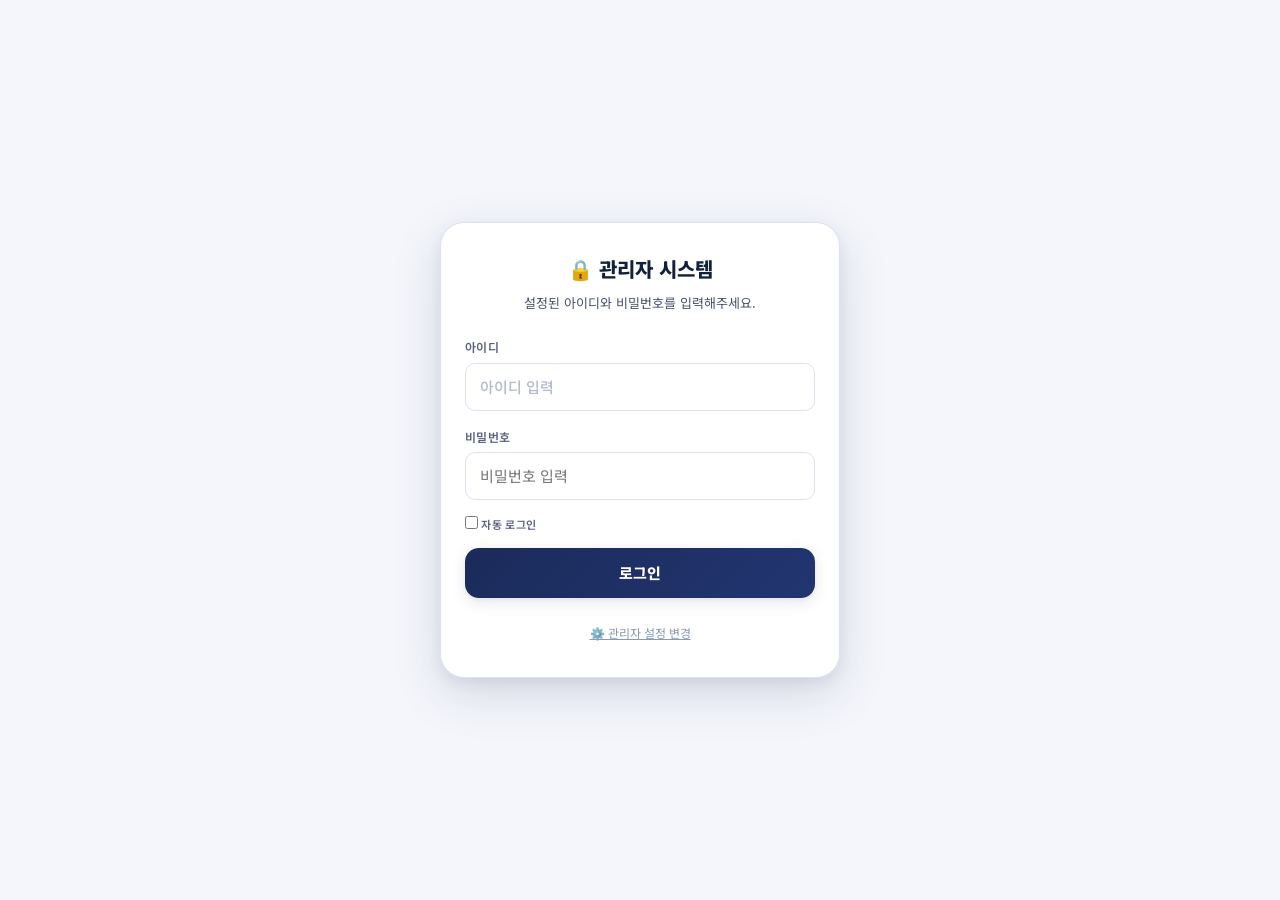
<file: admin.html>
<!DOCTYPE html>
<html lang="ko">
<head>
  <meta charset="UTF-8">
  <meta name="viewport" content="width=device-width, initial-scale=1.0, viewport-fit=cover, maximum-scale=1.0, user-scalable=no">
  <title>DSR 계산기 - 관리자 로그인</title>
  <link rel="icon" type="image/png" href="./ico/admin_ico.png?v=1.2">
  <link rel="apple-touch-icon" href="./ico/admin_ico.png?v=1.2">
  <link rel="manifest" href="app_admin.json">
  <meta name="apple-mobile-web-app-capable" content="yes">
  <meta name="apple-mobile-web-app-status-bar-style" content="black-translucent">
  <meta name="apple-mobile-web-app-title" content="DSR 관리자">
  <link rel="stylesheet" href="./css/common.css" media="all">
  <link rel="stylesheet" href="./css/admin.css" media="all">
</head>
<body>

  <div class="admin-container">
    <div class="admin-card">
      <div class="admin-header">
        <h2>&#128274; 관리자 시스템</h2>
        <p>설정된 아이디와 비밀번호를 입력해주세요.</p>
      </div>
      <div class="admin-input-group">
        <label>아이디</label>
        <input type="text" id="adminId" placeholder="아이디 입력" autocomplete="off">
      </div>
      <div class="admin-input-group">
        <label>비밀번호</label>
        <input type="password" id="adminPw" placeholder="비밀번호 입력">
      </div>
      <div class="admin-remember-row">
        <label class="admin-remember-label">
          <input type="checkbox" id="autoLoginChk" class="admin-remember-chk">
          <span class="admin-remember-mark"></span>
          <span class="admin-remember-text">자동 로그인</span>
        </label>
      </div>
      <button class="btn-login" onclick="attemptLogin()">로그인</button>
      <div class="admin-footer">
        <button class="btn-text" onclick="changeAdminSettings()">&#9881;&#65039; 관리자 설정 변경</button>
      </div>
    </div>
  </div>

  <!-- 알림 모달 -->
  <div id="customModal" class="modal-overlay admin-modal-overlay">
    <div class="modal-content">
      <span id="modalIcon" class="modal-icon">&#9888;&#65039;</span>
      <div id="modalMsg" class="modal-text">알림</div>
      <button class="modal-btn" id="modalConfirm">확인</button>
    </div>
  </div>

  <!-- 설정 변경 모달 -->
  <div id="settingsModal" class="modal-overlay admin-modal-overlay">
    <div class="modal-content settings-modal-content">
      <span class="modal-icon">&#9881;&#65039;</span>
      <div class="modal-text settings-modal-title">관리자 설정 변경</div>
      <div class="settings-section">
        <label class="settings-label">현재 계정 확인</label>
        <input type="text"     id="setCurId" placeholder="현재 아이디"   class="modal-input" autocomplete="off">
        <input type="password" id="setCurPw" placeholder="현재 비밀번호" class="modal-input mt-6">
      </div>
      <div class="settings-section-divider">
        <label class="settings-label">변경할 정보 (미입력시 유지)</label>
        <input type="password" id="setNewPw"    placeholder="새 비밀번호"                     class="modal-input">
        <input type="text"     id="setNewUrl"   placeholder="새 대표페이지 URL"               class="modal-input mt-6">
        <input type="tel"      id="setNewPhone" placeholder="상담사 연락처 (010-1234-5678)"   class="modal-input mt-6">
      </div>
      <div class="modal-btn-group">
        <button class="modal-btn modal-btn-cancel" onclick="closeSettingsModal()">취소</button>
        <button class="modal-btn" onclick="saveSettingsFromModal()">저장</button>
      </div>
    </div>
  </div>

  <!--
    admin.js 는 body 맨 끝에서 정적 로드
    - DOM 파싱 완료 후 실행 → DOMContentLoaded 타이밍 문제 없음
    - 단일 로드 → const/let 재선언 오류 없음
    - common.js 미로드 → showAlert 충돌 없음
  -->
  <script src="./js/admin-login.js"></script>
</body>
</html>
</file>
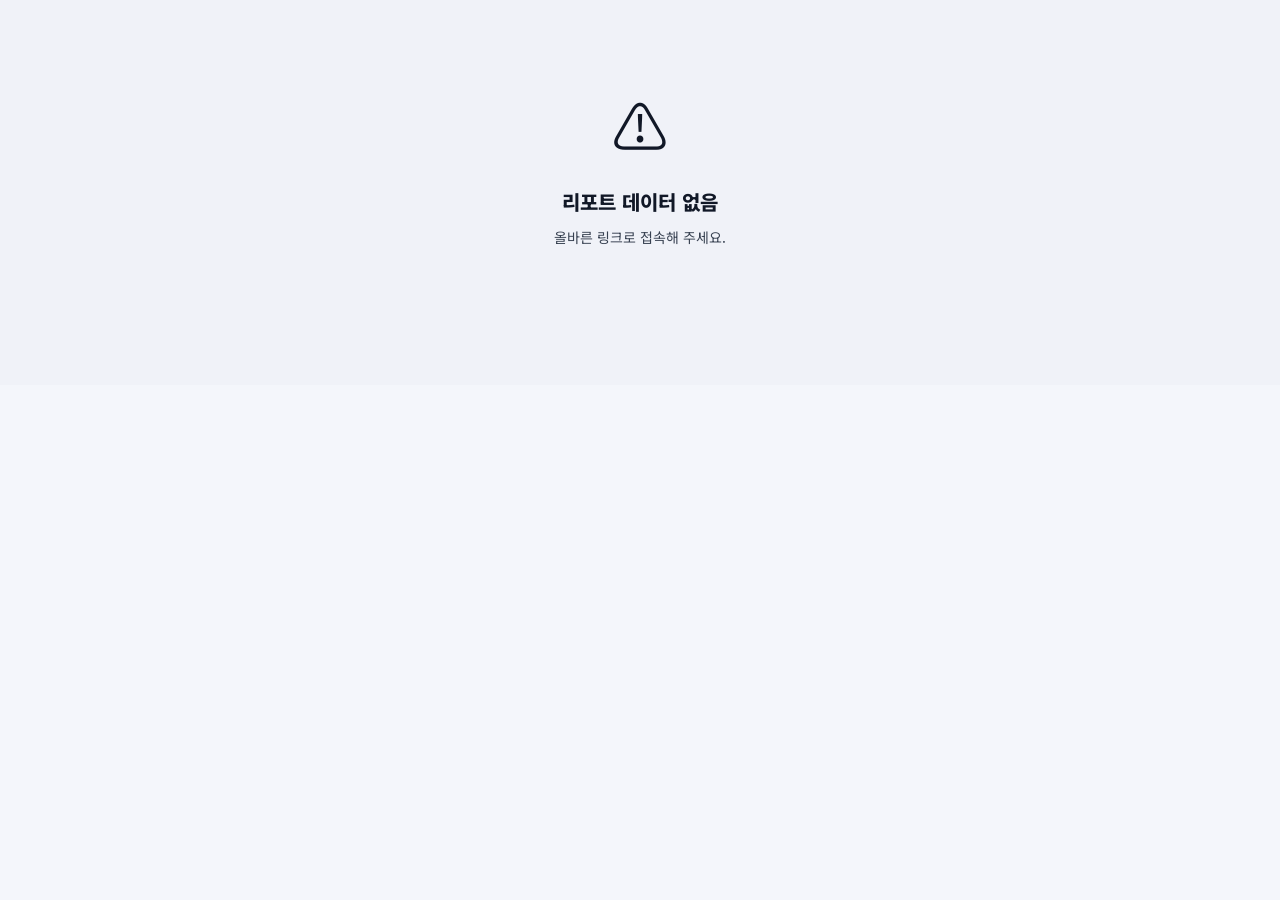
<file: report.html>
<!DOCTYPE html>
<html lang="ko">
<head>
<!-- report.html — DSR 진단 리포트 뷰어
  · 인라인 스타일 → css/report.css 로 분리
  · 인라인 JS    → js/report-page.js 로 분리
  ★ 캐시 갱신: ?v= 값을 올려주세요 -->
<meta charset="UTF-8">
<meta name="viewport" content="width=device-width, initial-scale=1.0, viewport-fit=cover, maximum-scale=1.0, user-scalable=no">
<title>DSR 진단 리포트</title>
<link rel="icon" type="image/png" href="../ico/favicon-light.png">
<link rel="stylesheet" href="./css/common.css" media="all">
<link rel="stylesheet" href="./css/report.css" media="all">
</head>
<body>

<div class="rp-wrap" id="rpWrap">
  <!-- js/report-page.js 가 렌더링 -->
  <div class="rp-error">
    <div class="rp-error-icon">⏳</div>
    <p class="rp-error-title">리포트를 불러오는 중...</p>
  </div>
</div>

<script src="./js/report-page.js?v=2604162109"></script>
</body>
</html>
</file>
<file: css/common.css>
@import "./style.css";
</file>
<file: css/admin.css>
/* =============================================================================
   DSR 계산기 — 관리자 페이지 전용 스타일 (admin.css)
   ============================================================================= */

/* ── 관리자 로그인 페이지 기본 ── */
.admin-container {
  min-height: 100vh; display: flex; align-items: center; justify-content: center;
  padding: 20px; background: var(--bg-page);
}
.admin-card {
  background: var(--bg-surface); border: 1.5px solid var(--border);
  border-radius: var(--radius-xl); padding: 30px 24px;
  width: 100%; max-width: 400px; box-shadow: var(--shadow-xl);
  animation: fade-up 0.4s var(--ease) both;
}
.admin-header { text-align: center; margin-bottom: 24px; }
.admin-header h2 { font-size: 20px; font-weight: 800; color: var(--text-primary); margin-bottom: 8px; }
.admin-header p { font-size: 13px; color: var(--text-secondary); }

.admin-input-group { margin-bottom: 16px; }
.admin-input-group label { display: block; font-size: 12px; font-weight: 600; color: var(--text-label); margin-bottom: 6px; }
.admin-input-group input { 
  width: 100%; height: 48px; padding: 0 14px; 
  border: 1.5px solid var(--border); border-radius: var(--radius-sm); 
  background: var(--bg-input); color: var(--text-primary); 
  font-size: 15px; outline: none; transition: border-color 0.2s; 
}
.admin-input-group input:focus { border-color: var(--kb-yellow); box-shadow: 0 0 0 3px rgba(255,184,28,0.15); }

.btn-login { 
  width: 100%; height: 50px; 
  background: linear-gradient(135deg, var(--kb-navy) 0%, var(--kb-navy-mid) 100%); 
  color: #fff; border-radius: var(--radius-md); font-size: 15px; font-weight: 800; 
  margin-top: 10px; box-shadow: var(--shadow-md); transition: opacity 0.2s; 
}
.btn-login:hover { opacity: 0.9; }

.admin-footer { margin-top: 20px; text-align: center; }
.btn-text { font-size: 12px; color: var(--text-muted); text-decoration: underline; cursor: pointer; background: none; border: none; padding: 5px; }


/* ── 관리자 전용 커스텀 모달 스타일 ── */
.admin-modal-overlay {
  display: none; /* JS에서 flex로 제어 */
  z-index: 9999;
}

.settings-modal-content {
  max-width: 360px;
}

.settings-modal-title {
  text-align: center; 
  font-weight: 800; 
  font-size: 16px; 
  margin-bottom: 16px;
}

.settings-section {
  text-align: left; 
  margin-bottom: 12px;
}

.settings-section-divider {
  text-align: left; 
  margin-bottom: 20px; 
  border-top: 1px dashed var(--border); 
  padding-top: 14px;
}

.settings-label {
  font-size: 11px; 
  font-weight: 700; 
  color: var(--text-muted); 
  margin-bottom: 4px; 
  display: block;
}

/* 모달 내부 인풋 공통 */
.modal-input {
  width: 100%; height: 42px; padding: 0 12px;
  background: var(--bg-input); border: 1.5px solid var(--border);
  border-radius: var(--radius-sm); color: var(--text-primary);
  font-size: 14px; outline: none; transition: border-color 0.2s;
}
.modal-input:focus { border-color: var(--kb-yellow); box-shadow: 0 0 0 3px rgba(255,184,28,0.15); }
.modal-input.mt-6 { margin-top: 6px; }

/* 모달 버튼 그룹 */
.modal-btn-group {
  display: flex; 
  gap: 8px;
}

.modal-btn-cancel {
  background: var(--bg-surface-3); 
  color: var(--text-secondary);
  box-shadow: none;
}
.modal-btn-cancel:hover { 
  background: var(--bg-surface-2); 
  color: var(--text-primary); 
}
</file>
<file: css/report.css>
/* =============================================================================
   css/report.css — DSR 진단 리포트 전용 스타일
   · report.html 의 <style> 블록을 외부 파일로 분리
   · body.white / body.dark 클래스 기반 (common.css 충돌 방지)
   ============================================================================= */

/* ── 라이트 테마 ───────────────────────────────────────────────────────────── */
body.white, body:not(.dark) {
  --rp-bg: #f0f2f8; --rp-surface: #fff; --rp-surface-2: #eef0f7;
  --rp-border: #dde1ed; --rp-text: #111827; --rp-text-sub: #374151;
  --rp-text-muted: #6b7280; --rp-shadow: 0 2px 16px rgba(0,0,0,.08);
}
/* ── 다크 테마 ─────────────────────────────────────────────────────────────── */
body.dark {
  --rp-bg: #0d1117; --rp-surface: #161b22; --rp-surface-2: #1f2937;
  --rp-border: #2d3748; --rp-text: #f1f5f9; --rp-text-sub: #94a3b8;
  --rp-text-muted: #64748b; --rp-shadow: 0 2px 16px rgba(0,0,0,.4);
}
/* ── 고정 브랜드 색상 (테마 무관) ─────────────────────────────────────────── */
:root {
  --rp-yellow: #FFB800; --rp-yellow-deep: #e5a200;
  --rp-danger: #dc2626; --rp-warn: #d97706; --rp-safe: #16a34a;
  --rp-radius: 18px; --rp-radius-sm: 12px;
}
* { box-sizing: border-box; -webkit-tap-highlight-color: transparent; }
body {
  margin: 0; padding: 0; background: var(--rp-bg); color: var(--rp-text);
  font-family: -apple-system, BlinkMacSystemFont, 'Apple SD Gothic Neo', 'Noto Sans KR', sans-serif;
  -webkit-font-smoothing: antialiased;
}
.rp-wrap { max-width: 560px; margin: 0 auto; padding: 16px 14px 72px; }

/* ── 헤더 ─────────────────────────────────────────────────────────────────── */
.rp-header {
  background: linear-gradient(135deg, #0d1929 0%, #1a3568 100%);
  border-radius: var(--rp-radius); padding: 24px 20px 22px;
  margin-bottom: 12px; position: relative; overflow: hidden;
}
.rp-header-glow {
  position: absolute; right: 16px; top: 16px; width: 80px; height: 80px;
  border-radius: 50%; background: radial-gradient(circle, rgba(255,184,0,.22) 0%, transparent 70%);
  pointer-events: none;
}
.rp-logo  { font-size: 10.5px; font-weight: 700; color: var(--rp-yellow); letter-spacing: .1em; margin-bottom: 6px; position: relative; z-index: 1; }
.rp-title { font-size: 22px; font-weight: 900; color: #fff; line-height: 1.2; margin-bottom: 6px; position: relative; z-index: 1; }
.rp-meta  { font-size: 11px; color: rgba(255,255,255,.5); margin-bottom: 14px; position: relative; z-index: 1; }

/* ── 카운트다운 뱃지 ─────────────────────────────────────────────────────── */
.rp-countdown-wrap {
  display: inline-flex; align-items: center; gap: 12px;
  background: rgba(255,184,0,.13); border: 1px solid rgba(255,184,0,.4);
  border-radius: 12px; padding: 10px 16px; position: relative; z-index: 1;
}
.rp-countdown-segments { display: flex; align-items: baseline; gap: 4px; }
.cd-block { display: flex; flex-direction: column; align-items: center; min-width: 36px; }
.cd-num   { font-size: 28px; font-weight: 900; color: var(--rp-yellow); line-height: 1; font-variant-numeric: tabular-nums; }
.cd-unit  { font-size: 9px; font-weight: 700; color: rgba(255,255,255,.45); letter-spacing: .06em; margin-top: 1px; }
.cd-sep   { font-size: 22px; font-weight: 900; color: rgba(255,184,0,.45); line-height: 1; padding-bottom: 4px; }
.rp-countdown-right { border-left: 1px solid rgba(255,184,0,.25); padding-left: 12px; display: flex; flex-direction: column; gap: 2px; }
.rp-countdown-right .cd-tag  { font-size: 10px; font-weight: 700; color: rgba(255,255,255,.45); letter-spacing: .07em; }
.rp-countdown-right .cd-date { font-size: 12px; font-weight: 700; color: rgba(255,255,255,.8); }

/* ── 공통 카드 ────────────────────────────────────────────────────────────── */
.rp-card {
  background: var(--rp-surface); border: 1.5px solid var(--rp-border);
  border-radius: var(--rp-radius); padding: 18px 16px; margin-bottom: 12px;
  box-shadow: var(--rp-shadow); position: relative; overflow: hidden;
}
.rp-card::before { content: ''; position: absolute; top: 0; left: 0; right: 0; height: 3px; background: linear-gradient(90deg, var(--rp-yellow), var(--rp-yellow-deep)); }
.rp-card-title { font-size: 11px; font-weight: 700; letter-spacing: .07em; color: var(--rp-text-muted); text-transform: uppercase; margin-bottom: 14px; }

/* ── 상담사 워터마크 배너 ────────────────────────────────────────────────── */
.consultant-banner {
  border-radius: var(--rp-radius); margin-bottom: 12px;
  background: linear-gradient(135deg, #0d1929 0%, #1e3a6e 100%);
  padding: 16px 18px; position: relative; overflow: hidden;
}
.consultant-banner::before { content: ''; position: absolute; top: 0; left: 0; right: 0; height: 3px; background: linear-gradient(90deg, var(--rp-yellow), var(--rp-yellow-deep)); }
.consultant-banner::after  { content: ''; position: absolute; right: -10px; top: -10px; width: 70px; height: 70px; border-radius: 50%; background: radial-gradient(circle, rgba(255,184,0,.15) 0%, transparent 70%); pointer-events: none; }
.consultant-inner  { display: flex; align-items: center; gap: 14px; position: relative; z-index: 1; }
.consultant-avatar { width: 44px; height: 44px; border-radius: 50%; flex-shrink: 0; background: linear-gradient(135deg, var(--rp-yellow), var(--rp-yellow-deep)); display: flex; align-items: center; justify-content: center; font-size: 20px; box-shadow: 0 2px 8px rgba(255,184,0,.3); }
.consultant-body  { flex: 1; min-width: 0; }
.consultant-tag   { font-size: 10px; font-weight: 700; color: var(--rp-yellow); letter-spacing: .08em; margin-bottom: 3px; }
.consultant-phone { font-size: 18px; font-weight: 900; color: #fff; letter-spacing: .03em; margin-bottom: 4px; word-break: break-all; }
.consultant-msg   { font-size: 12px; color: rgba(255,255,255,.7); line-height: 1.5; word-break: keep-all; }

/* ── DSR 종합 ─────────────────────────────────────────────────────────────── */
.dsr-big   { font-size: 52px; font-weight: 900; line-height: 1; margin-bottom: 4px; font-variant-numeric: tabular-nums; }
.dsr-label { font-size: 12px; color: var(--rp-text-sub); margin-bottom: 14px; }
.dsr-bar-track { height: 10px; background: var(--rp-surface-2); border-radius: 99px; overflow: hidden; margin-bottom: 8px; position: relative; }
.dsr-bar-track::after { content: ''; position: absolute; left: 40%; top: 0; bottom: 0; width: 2px; background: rgba(150,150,150,.35); z-index: 2; }
.dsr-bar-fill  { height: 100%; border-radius: 99px; width: 0; transition: width .9s cubic-bezier(.22,1,.36,1); }
.dsr-legend    { display: flex; justify-content: space-between; font-size: 11px; color: var(--rp-text-muted); }

/* ── 요약 그리드 ──────────────────────────────────────────────────────────── */
.summary-grid { display: grid; grid-template-columns: 1fr 1fr; gap: 8px; }
.summary-item { background: var(--rp-surface-2); border-radius: var(--rp-radius-sm); padding: 12px 12px 11px; }
.summary-item.full { grid-column: 1 / -1; }
.summary-item-label { font-size: 10.5px; color: var(--rp-text-muted); margin-bottom: 5px; white-space: nowrap; overflow: hidden; text-overflow: ellipsis; }
.summary-item-value { font-size: 14px; font-weight: 800; color: var(--rp-text); word-break: break-all; overflow-wrap: anywhere; line-height: 1.3; }
@media (max-width: 360px) { .summary-item-value { font-size: 12.5px; } }

/* ── 개별 부채 DSR 기여도 ─────────────────────────────────────────────────── */
.loan-item { padding-bottom: 14px; margin-bottom: 14px; border-bottom: 1px solid var(--rp-border); }
.loan-item:last-child { padding-bottom: 0; margin-bottom: 0; border-bottom: none; }
.loan-item-header { display: flex; align-items: center; justify-content: space-between; gap: 8px; margin-bottom: 6px; }
.loan-item-name   { display: flex; align-items: center; gap: 5px; font-size: 13.5px; font-weight: 700; color: var(--rp-text); flex: 1; min-width: 0; }
.loan-item-name span { white-space: nowrap; overflow: hidden; text-overflow: ellipsis; }
.loan-item-pct  { font-size: 15px; font-weight: 900; flex-shrink: 0; }
.loan-bar-track { height: 7px; background: var(--rp-surface-2); border-radius: 99px; overflow: hidden; margin-bottom: 8px; }
.loan-bar-fill  { height: 100%; border-radius: 99px; width: 0; transition: width .8s cubic-bezier(.22,1,.36,1); }
.loan-item-meta { display: flex; flex-direction: column; gap: 4px; }
.loan-meta-row  { display: flex; align-items: center; gap: 5px; flex-wrap: wrap; }
.loan-meta-chip { background: var(--rp-surface-2); border-radius: 6px; padding: 2px 7px; font-size: 11px; font-weight: 600; color: var(--rp-text-sub); white-space: nowrap; border: 1px solid var(--rp-border); }
.loan-meta-drop { font-size: 11.5px; font-weight: 700; }
.rank-badge { display: inline-flex; align-items: center; justify-content: center; width: 20px; height: 20px; border-radius: 50%; flex-shrink: 0; font-size: 10px; font-weight: 900; }
.rank-1 { background: #dc2626; color: #fff; } .rank-2 { background: #d97706; color: #fff; }
.rank-3 { background: #ca8a04; color: #fff; } .rank-n { background: var(--rp-surface-2); color: var(--rp-text-muted); border: 1px solid var(--rp-border); }

/* ── 역행 산출 카드 ──────────────────────────────────────────────────────── */
.reverse-card { border-color: rgba(220,38,38,.5) !important; }
.reverse-card::before { background: linear-gradient(90deg, #dc2626, #f87171) !important; }
.reverse-card .rp-card-title { color: #dc2626 !important; }
.scenario-tabs { display: flex; gap: 8px; margin-bottom: 12px; }
.scenario-tab  { flex: 1; border-radius: 10px; padding: 9px 6px; font-size: 12px; font-weight: 700; text-align: center; border: 1.5px solid; }
.tab-income { background: rgba(255,184,0,.12); color: #7a5200; border-color: rgba(255,184,0,.5); }
.tab-repay  { background: rgba(220,38,38,.08); color: #dc2626; border-color: rgba(220,38,38,.4); }
body.dark .tab-income { color: var(--rp-yellow); }
body.dark .tab-repay  { color: #f87171; border-color: rgba(248,113,113,.45); background: rgba(220,38,38,.12); }
.rs-grid { display: grid; grid-template-columns: 1fr 1fr; gap: 8px; margin-bottom: 12px; }
.rs-item { background: var(--rp-surface-2); border-radius: var(--rp-radius-sm); padding: 13px 12px; text-align: center; }
.rs-item.full { grid-column: 1 / -1; }
.rs-item.hl   { background: rgba(255,184,0,.1); border: 1.5px solid rgba(255,184,0,.4); }
.rs-label { font-size: 10.5px; color: var(--rp-text-muted); margin-bottom: 5px; line-height: 1.3; }
.rs-value { font-size: 17px; font-weight: 900; color: var(--rp-text); word-break: break-all; line-height: 1.2; }
.rs-value.c-income { color: #7a5200; } body.dark .rs-value.c-income { color: var(--rp-yellow); }
.rs-value.c-danger { color: #dc2626; } body.dark .rs-value.c-danger { color: #f87171; }
@media (max-width: 360px) { .rs-value { font-size: 14px; } }
.rs-tip { background: var(--rp-surface-2); border-radius: var(--rp-radius-sm); padding: 13px 14px; font-size: 12.5px; line-height: 1.75; color: var(--rp-text-sub); }
.rs-tip b { color: var(--rp-text); }

/* ── 종합 진단 ────────────────────────────────────────────────────────────── */
.stable-card { border-color: rgba(22,163,74,.5) !important; }
.stable-card::before { background: linear-gradient(90deg, #16a34a, #4ade80) !important; }
.rec-box   { background: var(--rp-surface-2); border-radius: var(--rp-radius-sm); padding: 15px 14px; font-size: 13.5px; line-height: 1.8; color: var(--rp-text); }
.rec-head  { font-size: 14px; font-weight: 800; margin-bottom: 10px; display: block; }
.rec-row   { display: flex; align-items: baseline; gap: 5px; margin-bottom: 6px; flex-wrap: wrap; }
.rec-dot   { flex-shrink: 0; color: var(--rp-text-muted); }
.rec-amount { font-size: 15px; font-weight: 900; background: rgba(255,184,0,.15); padding: 1px 7px; border-radius: 6px; color: #7a5200; word-break: break-all; }
body.dark .rec-amount { color: var(--rp-yellow); background: rgba(255,184,0,.12); }
.rec-label { font-size: 13px; color: var(--rp-text-sub); }

/* ── 에러 / 푸터 ──────────────────────────────────────────────────────────── */
.rp-error       { text-align: center; padding: 64px 24px; }
.rp-error-icon  { font-size: 56px; margin-bottom: 16px; }
.rp-error-title { font-size: 20px; font-weight: 800; color: var(--rp-text); margin-bottom: 8px; }
.rp-error-desc  { font-size: 14px; color: var(--rp-text-sub); line-height: 1.65; }
.rp-footer      { text-align: center; font-size: 11px; color: var(--rp-text-muted); line-height: 1.7; margin-top: 24px; padding: 0 8px; }



/* ══════════════════════════════════════════════════════════════════════════════
   부채 상세 내역 섹션 (.ld-*)  v2
   · 전회차 상환 스케줄 + 탭 전환 (원금균등 ↔ 원리금균등)
   · 이미지 스크린샷 기준 디자인
══════════════════════════════════════════════════════════════════════════════ */

/* ── 부채 항목 래퍼 ──────────────────────────────────────────────────────── */
.ld-item {
  padding: 16px 0; border-bottom: 1px solid var(--rp-border);
}
.ld-item:first-child { padding-top: 0; }
.ld-item:last-child  { padding-bottom: 0; border-bottom: none; }

/* ── 헤더 ────────────────────────────────────────────────────────────────── */
.ld-header {
  display: flex; align-items: center; justify-content: space-between;
  gap: 8px; margin-bottom: 8px;
}
.ld-name {
  font-size: 14px; font-weight: 800; color: var(--rp-text);
  flex: 1; min-width: 0; white-space: nowrap; overflow: hidden; text-overflow: ellipsis;
}
.ld-term-badge {
  font-size: 10.5px; font-weight: 700; color: var(--rp-text-muted);
  background: var(--rp-surface-2); border: 1px solid var(--rp-border);
  border-radius: 6px; padding: 2px 8px; flex-shrink: 0;
}

/* ── 메타 칩 ─────────────────────────────────────────────────────────────── */
.ld-meta-row { display: flex; gap: 6px; flex-wrap: wrap; margin-bottom: 10px; }
.ld-chip {
  font-size: 11px; font-weight: 600; color: var(--rp-text-sub);
  background: var(--rp-surface-2); border: 1px solid var(--rp-border);
  border-radius: 6px; padding: 2px 8px; white-space: nowrap;
}

/* ── 월 납입액 그리드 ────────────────────────────────────────────────────── */
.ld-payment-grid {
  display: grid; grid-template-columns: 1fr 1fr; gap: 8px; margin-bottom: 10px;
}
.ld-payment-item {
  background: var(--rp-surface-2); border-radius: var(--rp-radius-sm);
  padding: 11px 12px; text-align: center;
}
.ld-payment-item--alt {
  background: rgba(255,184,0,.08); border: 1.5px solid rgba(255,184,0,.3);
}
body.dark .ld-payment-item--alt { background: rgba(255,184,0,.06); }

.ld-payment-label {
  font-size: 10px; color: var(--rp-text-muted); margin-bottom: 5px; line-height: 1.4;
}
.ld-payment-sub {
  font-size: 9.5px; font-weight: 700; letter-spacing: .04em;
  background: var(--rp-border); border-radius: 4px; padding: 1px 5px;
  display: inline-block; margin-top: 2px;
}
.ld-payment-item--alt .ld-payment-sub { background: rgba(255,184,0,.2); color: #7a5200; }
body.dark .ld-payment-item--alt .ld-payment-sub { color: var(--rp-yellow); }
.ld-payment-value {
  font-size: 15px; font-weight: 900; color: var(--rp-text); word-break: break-all;
}

/* ── 스케줄 토글 버튼 ────────────────────────────────────────────────────── */
.ld-sch-btn {
  width: 100%; padding: 10px 14px; border-radius: 10px;
  font-size: 12.5px; font-weight: 700; cursor: pointer;
  background: var(--rp-surface-2); border: 1.5px solid var(--rp-border);
  color: var(--rp-text-muted); transition: all .2s;
  text-align: center; display: flex; align-items: center; justify-content: center; gap: 6px;
}
.ld-sch-btn:hover,
.ld-sch-btn--open { background: var(--rp-yellow); border-color: var(--rp-yellow); color: #111; }

/* ── 스케줄 래퍼 ─────────────────────────────────────────────────────────── */
.ld-sch-wrap {
  margin-top: 10px;
  border: 1.5px solid var(--rp-border);
  border-radius: var(--rp-radius-sm);
  overflow: hidden;
}

/* ── 스케줄 헤더 (대출 정보 요약) ───────────────────────────────────────── */
.ld-sch-header {
  background: var(--rp-surface-2);
  padding: 9px 14px;
  border-bottom: 1px solid var(--rp-border);
}
.ld-sch-loan-info {
  font-size: 11.5px; font-weight: 700;
  color: var(--rp-text-sub);
}

/* ── 탭 행 ───────────────────────────────────────────────────────────────── */
.ld-tab-row {
  display: flex;
  border-bottom: 1px solid var(--rp-border);
  background: var(--rp-surface);
}
.ld-tab-btn {
  flex: 1; padding: 11px 8px;
  font-size: 12.5px; font-weight: 700; text-align: center;
  border: none; cursor: pointer;
  background: var(--rp-surface-2); color: var(--rp-text-muted);
  border-bottom: 3px solid transparent;
  transition: color .15s, border-color .15s, background .15s;
}
.ld-tab-btn:first-child { border-right: 1px solid var(--rp-border); }
.ld-tab-btn--active {
  background: var(--rp-surface);
  color: var(--rp-text);
  border-bottom-color: var(--rp-yellow);
  font-weight: 800;
}

/* ── 스크롤 영역 ──────────────────────────────────────────────────────────── */
.ld-sch-scroll {
  max-height: 400px;
  overflow-y: auto;
  -webkit-overflow-scrolling: touch;
  overscroll-behavior: contain;
}
/* 스크롤바 스타일 */
.ld-sch-scroll::-webkit-scrollbar { width: 4px; }
.ld-sch-scroll::-webkit-scrollbar-track { background: transparent; }
.ld-sch-scroll::-webkit-scrollbar-thumb { background: var(--rp-border); border-radius: 99px; }

/* 로딩 */
.ld-sch-loading {
  text-align: center; padding: 28px; color: var(--rp-text-muted); font-size: 13px;
}

/* ── 스케줄 테이블 ───────────────────────────────────────────────────────── */
.ld-sch-table {
  width: 100%; border-collapse: collapse;
  font-size: 12px; color: var(--rp-text-sub);
}
.ld-sch-table thead { position: sticky; top: 0; z-index: 2; }
.ld-sch-table th {
  background: var(--rp-surface-2); color: var(--rp-text-muted);
  font-weight: 700; font-size: 10.5px; letter-spacing: .04em;
  padding: 8px 10px; text-align: right;
  border-bottom: 1.5px solid var(--rp-border);
  white-space: nowrap;
}
.ld-sch-table td {
  padding: 8px 10px; text-align: right;
  border-bottom: 1px solid var(--rp-border);
  font-size: 12px;
}
.ld-sch-table tr:last-child td { border-bottom: none; }
.ld-sch-table tr:nth-child(even) td { background: var(--rp-surface-2); }
.ld-sch-table tr:hover td { background: rgba(255,184,0,.06); }

/* 회차 열 중앙 정렬 */
.ld-td-center { text-align: center !important; color: var(--rp-text-muted); font-weight: 600; }
/* 합계 열 강조 */
.ld-td-total  { color: var(--rp-text) !important; }
.ld-td-total b { font-weight: 900; }

/* ── 소형 화면 ────────────────────────────────────────────────────────────── */
@media (max-width: 360px) {
  .ld-payment-value  { font-size: 13px; }
  .ld-sch-table th,
  .ld-sch-table td   { padding: 6px 6px; font-size: 11px; }
  .ld-tab-btn        { font-size: 11.5px; }
}
</file>
